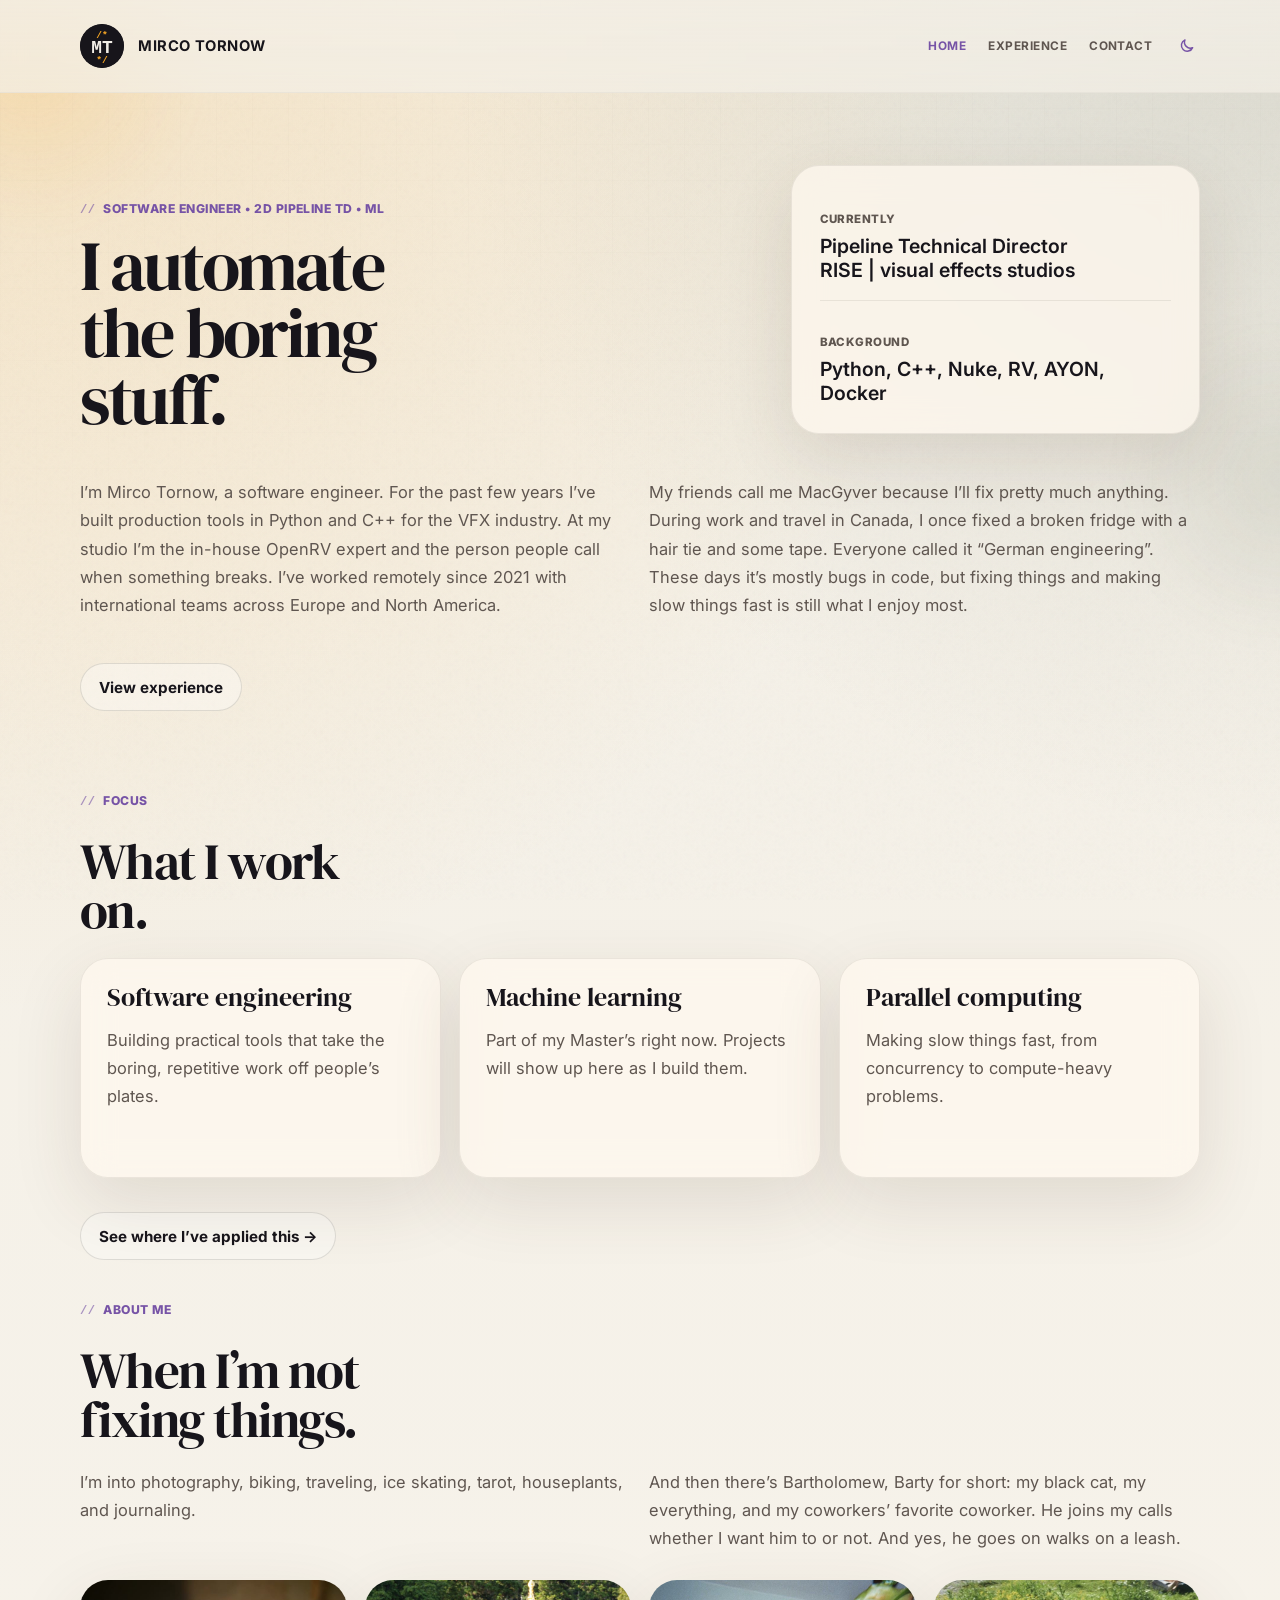
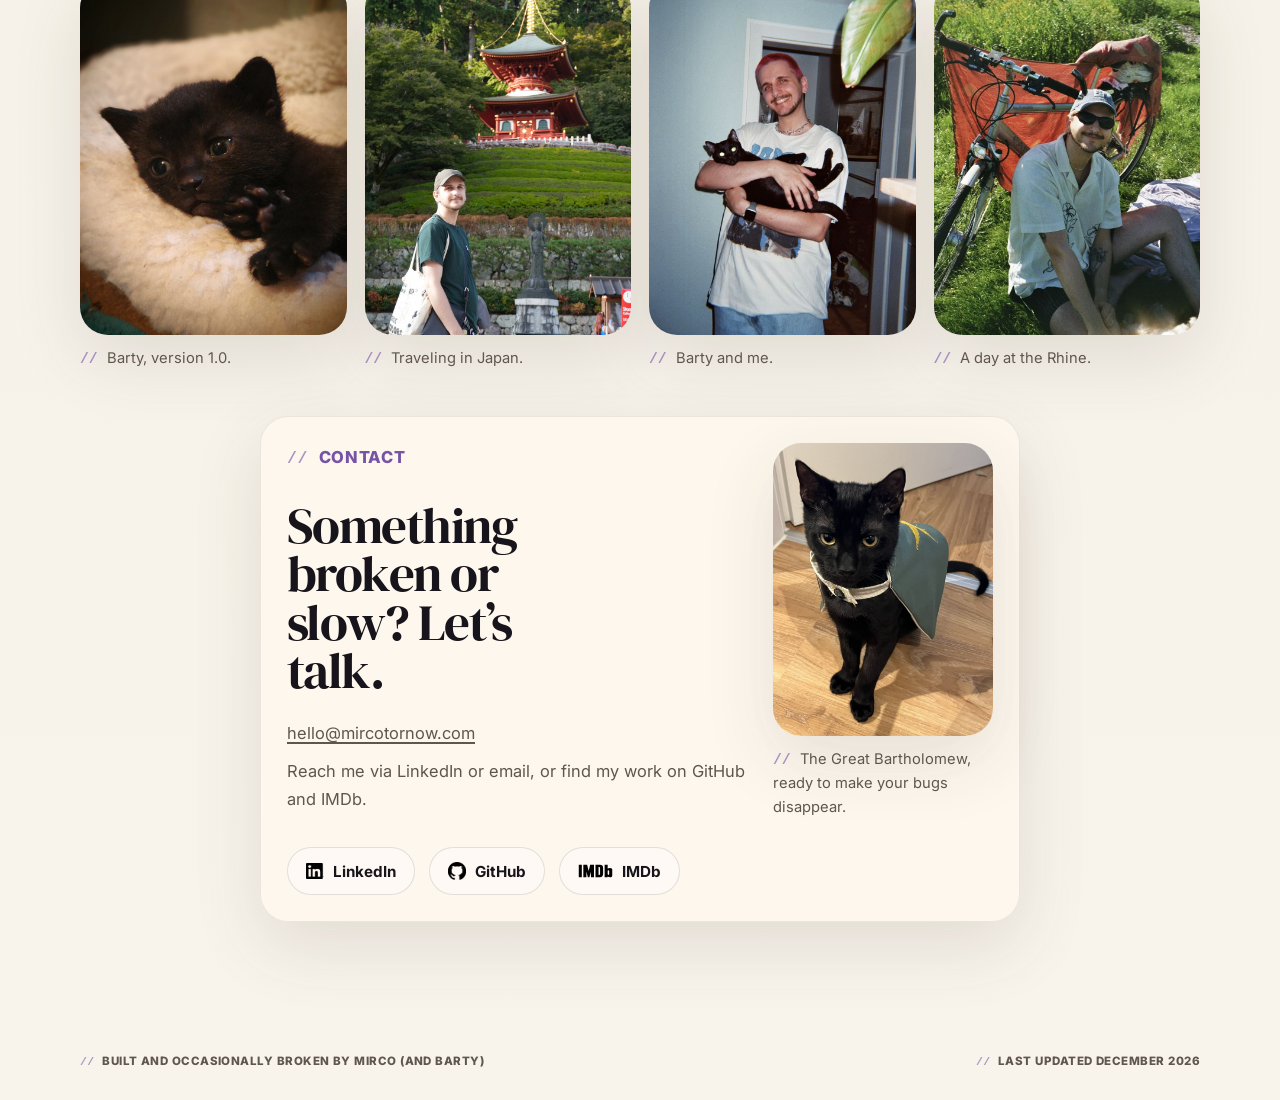
<file: index.html>
<!doctype html>
<html lang="en">
  <head>
    <meta charset="UTF-8" />
    <meta name="viewport" content="width=device-width, initial-scale=1.0" />
    <link rel="icon" href="resources/favicon-dark.svg" type="image/svg+xml" />
    <link rel="apple-touch-icon" href="resources/apple-touch-icon.png" />
    <link rel="shortcut icon" href="resources/favicon-dark.svg" />
    <meta name="description" content="Mirco Tornow's personal site focused on software engineering, machine learning, and parallel programming." />
    <meta name="theme-color" content="#f3efe6" />
    <title>Mirco Tornow</title>
    <script src="assets/js/theme-init.js"></script>
    <link rel="preconnect" href="https://fonts.googleapis.com" />
    <link rel="preconnect" href="https://fonts.gstatic.com" crossorigin />
    <link href="https://fonts.googleapis.com/css2?family=DM+Serif+Display:ital@0;1&family=Inter:wght@400;500;600;700;800&display=swap" rel="stylesheet" />
    <link rel="stylesheet" href="styles.css" />
    <script defer src="assets/js/site-data.js"></script>
    <script defer src="assets/js/site-shell.js"></script>
    <script defer src="script.js"></script>
  </head>
  <body data-page="home">
    <div class="noise" aria-hidden="true"></div>
    <div class="orb orb-left" aria-hidden="true"></div>
    <div class="orb orb-right" aria-hidden="true"></div>

    <div data-site-header></div>

    <main id="home">
      <section class="shell hero reveal">
        <div class="hero-copy">
          <p class="eyebrow">Software Engineer • 2D Pipeline TD • ML</p>
          <h1 class="home-hero-title">
            I automate the boring stuff.
          </h1>
        </div>
        <aside class="hero-card">
          <div class="stat">
            <span class="stat-label">Currently</span>
            <span class="stat-value">Pipeline Technical Director<br />RISE | visual effects studios</span>
          </div>
          <div class="stat">
            <span class="stat-label">Background</span>
            <span class="stat-value">Python, C++, Nuke, RV, AYON, Docker</span>
          </div>
        </aside>
        <div class="about-grid hero-lede">
          <p>
            I’m Mirco Tornow, a software engineer. For the past few years I’ve
            built production tools in Python and C++ for the VFX industry. At my
            studio I’m the in-house OpenRV expert and the person people call when
            something breaks. I’ve worked remotely since 2021 with international
            teams across Europe and North America.
          </p>
          <p>
            My friends call me MacGyver because I’ll fix pretty much anything.
            During work and travel in Canada, I once fixed a broken fridge with a
            hair tie and some tape. Everyone called it “German engineering”.
            These days it’s mostly bugs in code, but fixing things and making slow
            things fast is still what I enjoy most.
          </p>
        </div>
        <div class="actions hero-actions">
          <a class="button button-secondary" href="experience.html">View experience</a>
        </div>
      </section>

      <section id="projects" class="shell section reveal">
        <div class="section-heading">
          <p class="eyebrow">Focus</p>
          <h2>What I work on.</h2>
        </div>
        <div class="project-grid">
          <article class="project-card">
            <h3>Software engineering</h3>
            <p>Building practical tools that take the boring, repetitive work off people’s plates.</p>
          </article>
          <article class="project-card">
            <h3>Machine learning</h3>
            <p>Part of my Master’s right now. Projects will show up here as I build them.</p>
          </article>
          <article class="project-card">
            <h3>Parallel computing</h3>
            <p>Making slow things fast, from concurrency to compute-heavy problems.</p>
          </article>
        </div>
        <div class="actions">
          <a class="button button-secondary" href="experience.html">See where I’ve applied this →</a>
        </div>
      </section>

      <section id="about" class="shell section reveal">
        <div class="section-heading">
          <p class="eyebrow">About me</p>
          <h2>When I’m not fixing things.</h2>
        </div>
        <div class="about-grid about-text">
          <p>
            I’m into photography, biking, traveling, ice skating, tarot, houseplants, and journaling.
          </p>
          <p>
            And then there’s Bartholomew, Barty for short: my black cat, my
            everything, and my coworkers’ favorite coworker. He joins my calls
            whether I want him to or not. And yes, he goes on walks on a leash.
          </p>
        </div>
        <div class="photo-grid">
          <figure class="photo">
            <img
              src="resources/baby-barty.jpg"
              alt="Barty as a tiny black kitten, curled up on a fluffy white blanket"
              width="900"
              height="1200"
              loading="lazy"
            />
            <figcaption>Barty, version 1.0.</figcaption>
          </figure>
          <figure class="photo photo-japan">
            <img
              src="resources/japan.jpg"
              alt="Me in front of a red pagoda on a green hillside in Japan"
              width="900"
              height="1350"
              loading="lazy"
            />
            <figcaption>Traveling in Japan.</figcaption>
          </figure>
          <figure class="photo">
            <img
              src="resources/barty-and-me.jpg"
              alt="Me smiling and holding my black cat Barty in my arms at home"
              width="900"
              height="1350"
              loading="lazy"
            />
            <figcaption>Barty and me.</figcaption>
          </figure>
          <figure class="photo photo-summer">
            <img
              src="resources/summer-rhine.jpg"
              alt="Me in a cap and sunglasses, sitting in the grass next to my bike"
              width="900"
              height="1350"
              loading="lazy"
            />
            <figcaption>A day at the Rhine.</figcaption>
          </figure>
        </div>
      </section>

      <div data-site-contact></div>
    </main>

  </body>
</html>
</file>
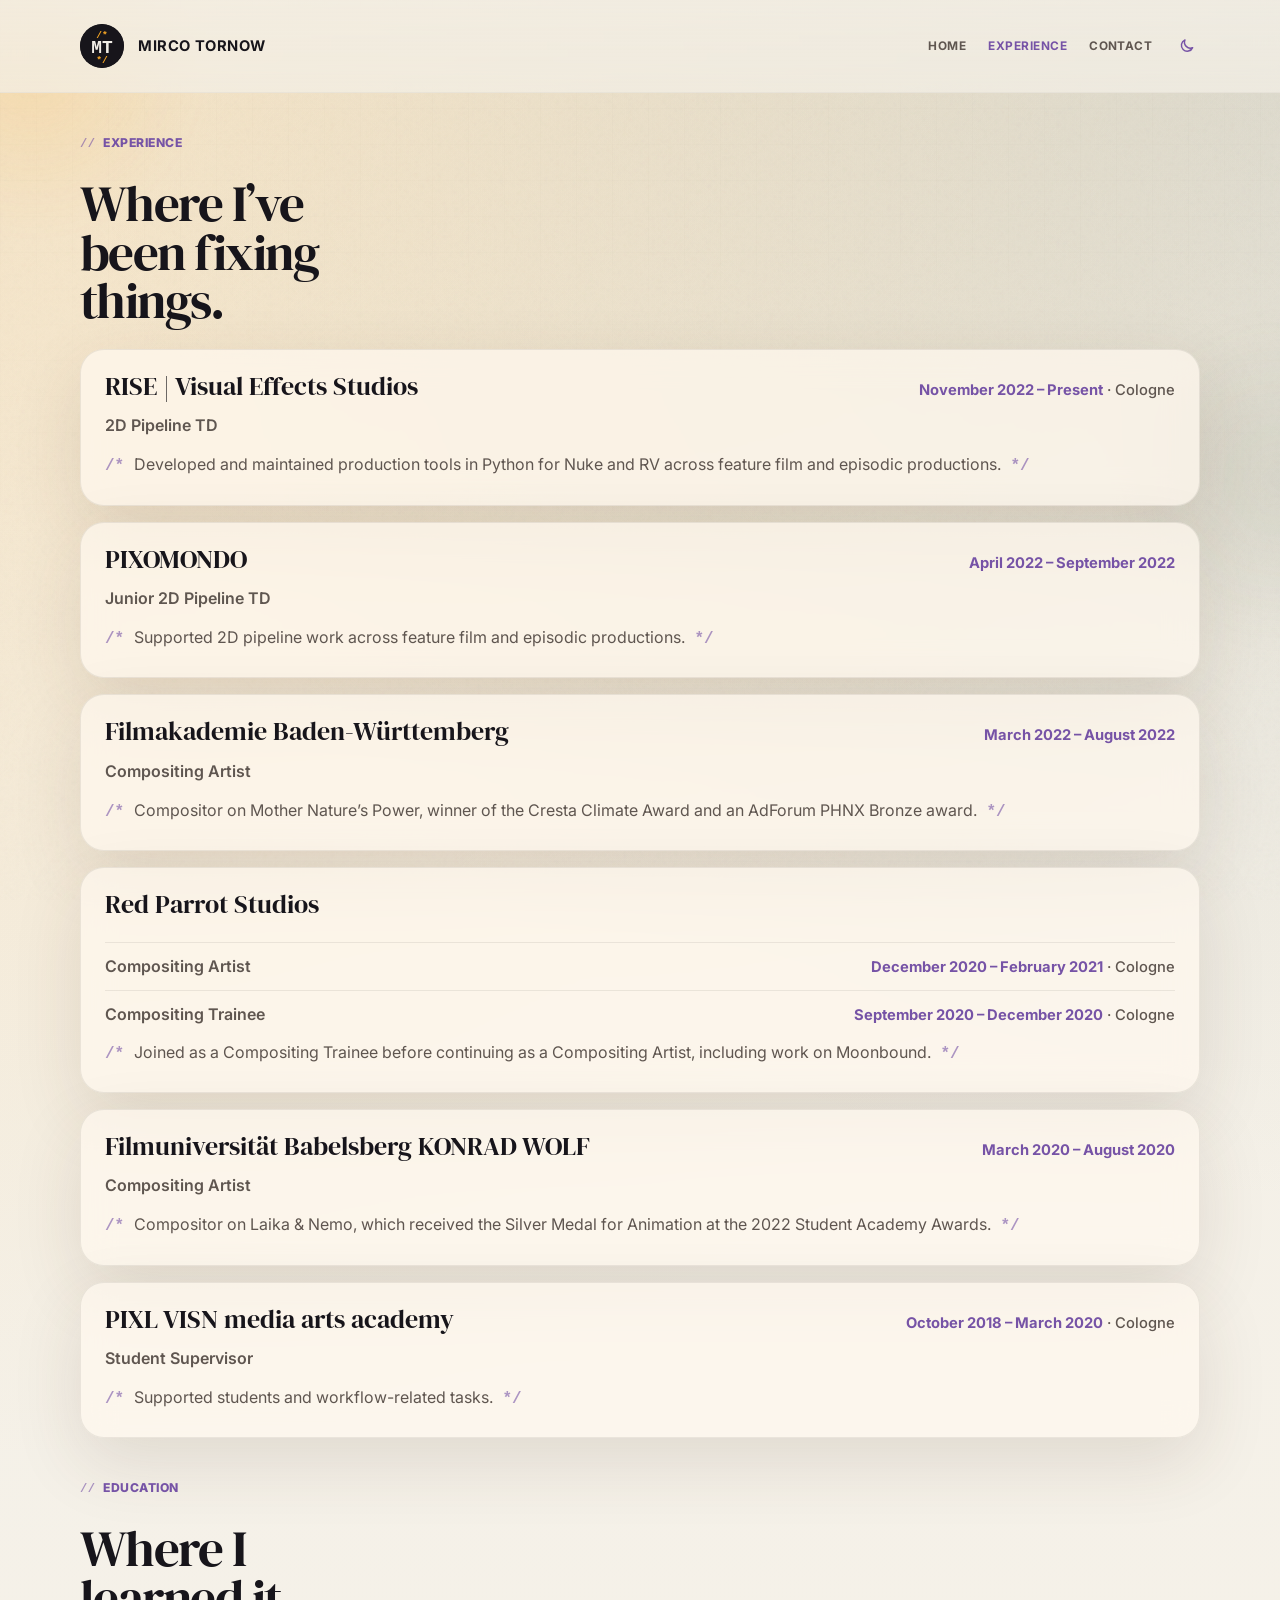
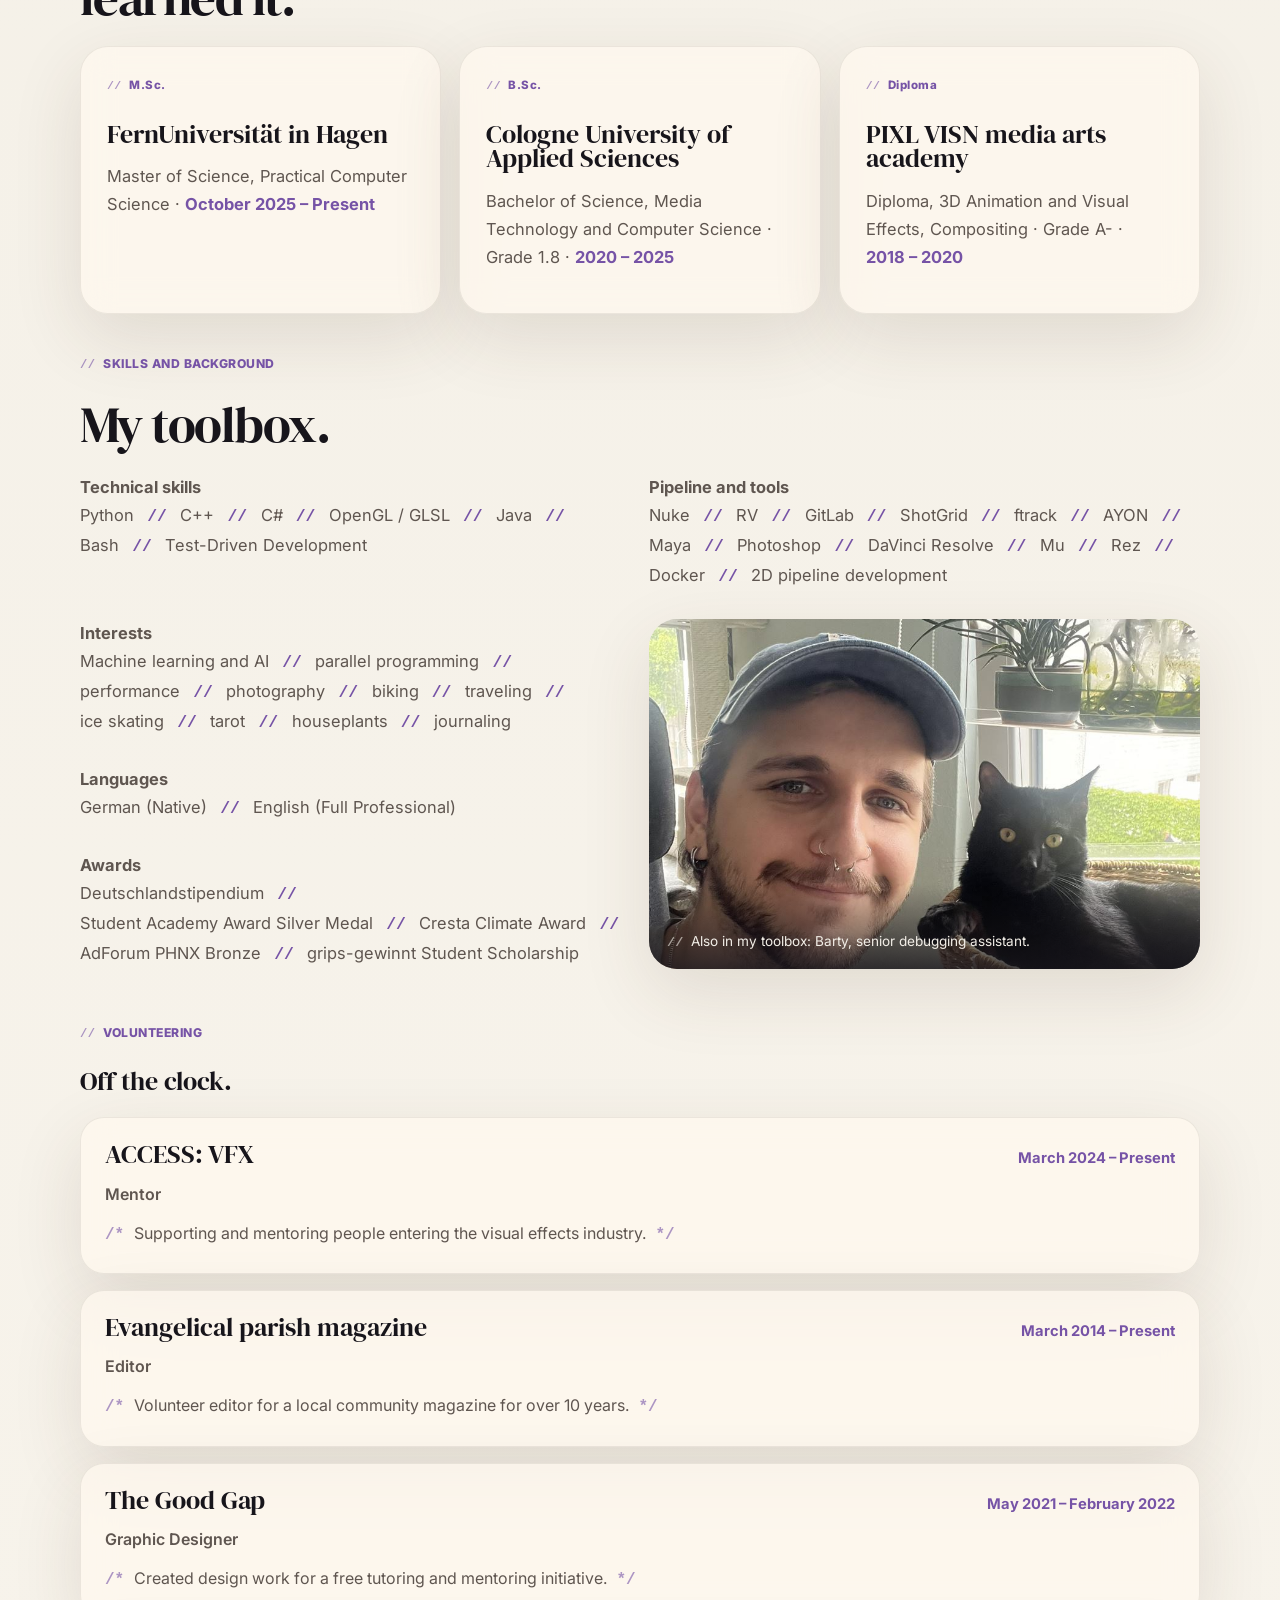
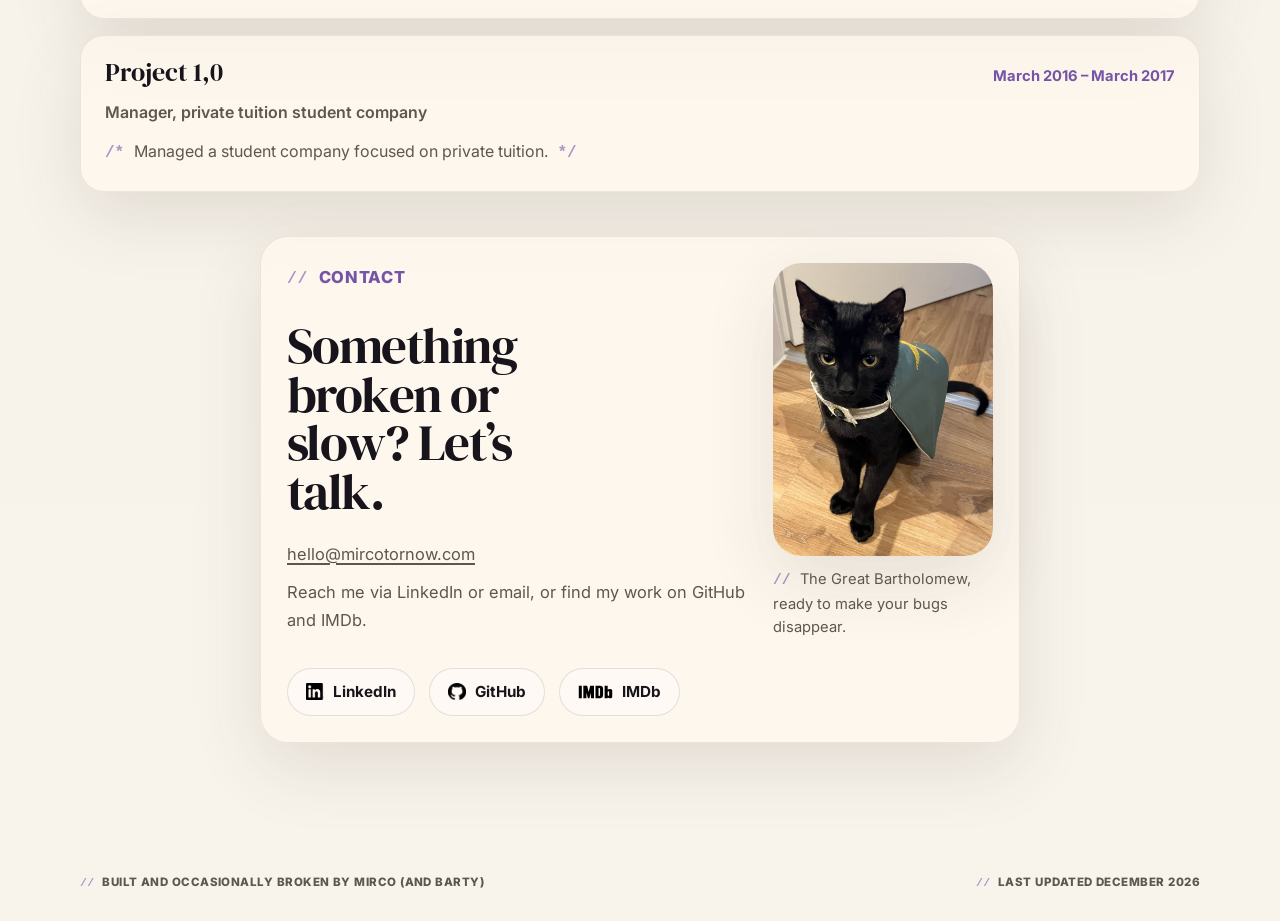
<file: experience.html>
<!doctype html>
<html lang="en">
  <head>
    <meta charset="UTF-8" />
    <meta name="viewport" content="width=device-width, initial-scale=1.0" />
    <link rel="icon" href="resources/favicon-dark.svg" type="image/svg+xml" />
    <link rel="apple-touch-icon" href="resources/apple-touch-icon.png" />
    <link rel="shortcut icon" href="resources/favicon-dark.svg" />
    <meta name="description" content="Experience page for Mirco Tornow." />
    <meta name="theme-color" content="#f3efe6" />
    <title>Experience | Mirco Tornow</title>
    <script src="assets/js/theme-init.js"></script>
    <link rel="preconnect" href="https://fonts.googleapis.com" />
    <link rel="preconnect" href="https://fonts.gstatic.com" crossorigin />
    <link href="https://fonts.googleapis.com/css2?family=DM+Serif+Display:ital@0;1&family=Inter:wght@400;500;600;700;800&display=swap" rel="stylesheet" />
    <link rel="stylesheet" href="styles.css" />
    <script defer src="assets/js/site-data.js"></script>
    <script defer src="assets/js/site-shell.js"></script>
    <script defer src="script.js"></script>
  </head>
  <body data-page="experience">
    <div class="noise" aria-hidden="true"></div>
    <div class="orb orb-left" aria-hidden="true"></div>
    <div class="orb orb-right" aria-hidden="true"></div>

    <div data-site-header></div>

    <main>
      <section id="experience" class="shell section reveal">
        <div class="section-heading">
          <p class="eyebrow">Experience</p>
          <h2>Where I’ve been fixing things.</h2>
        </div>
        <div class="cv-stack">
          <article class="cv-entry">
            <div class="cv-entry-head">
              <div>
                <h3>RISE | Visual Effects Studios</h3>
                <p class="cv-role">2D Pipeline TD</p>
              </div>
              <p class="cv-meta"><span class="cv-date nowrap">November 2022 – Present</span> <span class="nowrap">· Cologne</span></p>
            </div>
            <p>Developed and maintained production tools in Python for Nuke and RV across feature film and episodic productions.</p>
          </article>

          <article class="cv-entry">
            <div class="cv-entry-head">
              <div>
                <h3>PIXOMONDO</h3>
                <p class="cv-role">Junior 2D Pipeline TD</p>
              </div>
              <p class="cv-meta"><span class="cv-date nowrap">April 2022 – September 2022</span></p>
            </div>
            <p>Supported 2D pipeline work across feature film and episodic productions.</p>
          </article>

          <article class="cv-entry">
            <div class="cv-entry-head">
              <div>
                <h3>Filmakademie Baden-Württemberg</h3>
                <p class="cv-role">Compositing Artist</p>
              </div>
              <p class="cv-meta"><span class="cv-date nowrap">March 2022 – August 2022</span></p>
            </div>
            <p>Compositor on Mother Nature’s Power, winner of the Cresta Climate Award and an AdForum PHNX Bronze award.</p>
          </article>

          <article class="cv-entry">
            <div class="cv-entry-head">
              <h3>Red Parrot Studios</h3>
            </div>
            <div class="cv-role-row">
              <p class="cv-role">Compositing Artist</p>
              <p class="cv-meta"><span class="cv-date nowrap">December 2020 – February 2021</span> <span class="nowrap">· Cologne</span></p>
            </div>
            <div class="cv-role-row">
              <p class="cv-role">Compositing Trainee</p>
              <p class="cv-meta"><span class="cv-date nowrap">September 2020 – December 2020</span> <span class="nowrap">· Cologne</span></p>
            </div>
            <p>Joined as a Compositing Trainee before continuing as a Compositing Artist, including work on Moonbound.</p>
          </article>

          <article class="cv-entry">
            <div class="cv-entry-head">
              <div>
                <h3>Filmuniversität Babelsberg KONRAD WOLF</h3>
                <p class="cv-role">Compositing Artist</p>
              </div>
              <p class="cv-meta"><span class="cv-date nowrap">March 2020 – August 2020</span></p>
            </div>
            <p>Compositor on Laika & Nemo, which received the Silver Medal for Animation at the 2022 Student Academy Awards.</p>
          </article>

          <article class="cv-entry">
            <div class="cv-entry-head">
              <div>
                <h3>PIXL VISN media arts academy</h3>
                <p class="cv-role">Student Supervisor</p>
              </div>
              <p class="cv-meta"><span class="cv-date nowrap">October 2018 – March 2020</span> <span class="nowrap">· Cologne</span></p>
            </div>
            <p>Supported students and workflow-related tasks.</p>
          </article>
        </div>
      </section>

      <section class="shell section reveal">
        <div class="section-heading">
          <p class="eyebrow">Education</p>
          <h2>Where I learned it.</h2>
        </div>
        <div class="project-grid">
          <article class="project-card">
            <span class="project-kicker degree-kicker">M.Sc.</span>
            <h3>FernUniversität in Hagen</h3>
            <p>Master of Science, Practical Computer Science · <span class="education-date nowrap">October 2025 – Present</span></p>
          </article>
          <article class="project-card">
            <span class="project-kicker degree-kicker">B.Sc.</span>
            <h3>Cologne University of Applied Sciences</h3>
            <p>Bachelor of Science, Media Technology and Computer Science · <span class="education-grade nowrap">Grade 1.8</span> · <span class="education-date nowrap">2020 – 2025</span></p>
          </article>
          <article class="project-card">
            <span class="project-kicker degree-kicker">Diploma</span>
            <h3>PIXL VISN media arts academy</h3>
            <p>Diploma, 3D Animation and Visual Effects, Compositing · <span class="education-grade nowrap">Grade A-</span> · <span class="education-date nowrap">2018 – 2020</span></p>
          </article>
        </div>
      </section>

      <section class="shell section reveal">
        <div class="section-heading">
          <p class="eyebrow">Skills and background</p>
          <h2>My toolbox.</h2>
        </div>
        <div class="about-grid toolbox">
          <p>
            <strong>Technical skills</strong><br />
            <span class="nowrap">Python</span>&nbsp;<span class="list-sep">//</span> <span class="nowrap">C++</span>&nbsp;<span class="list-sep">//</span> <span class="nowrap">C#</span>&nbsp;<span class="list-sep">//</span> <span class="nowrap">OpenGL / GLSL</span>&nbsp;<span class="list-sep">//</span> <span class="nowrap">Java</span>&nbsp;<span class="list-sep">//</span> <span class="nowrap">Bash</span>&nbsp;<span class="list-sep">//</span> <span class="nowrap">Test-Driven Development</span>
          </p>
          <p>
            <strong>Pipeline and tools</strong><br />
            <span class="nowrap">Nuke</span>&nbsp;<span class="list-sep">//</span> <span class="nowrap">RV</span>&nbsp;<span class="list-sep">//</span> <span class="nowrap">GitLab</span>&nbsp;<span class="list-sep">//</span> <span class="nowrap">ShotGrid</span>&nbsp;<span class="list-sep">//</span> <span class="nowrap">ftrack</span>&nbsp;<span class="list-sep">//</span> <span class="nowrap">AYON</span>&nbsp;<span class="list-sep">//</span> <span class="nowrap">Maya</span>&nbsp;<span class="list-sep">//</span> <span class="nowrap">Photoshop</span>&nbsp;<span class="list-sep">//</span> <span class="nowrap">DaVinci Resolve</span>&nbsp;<span class="list-sep">//</span> <span class="nowrap">Mu</span>&nbsp;<span class="list-sep">//</span> <span class="nowrap">Rez</span>&nbsp;<span class="list-sep">//</span> <span class="nowrap">Docker</span>&nbsp;<span class="list-sep">//</span> <span class="nowrap">2D pipeline development</span>
          </p>
          <p>
            <strong>Interests</strong><br />
            <span class="nowrap">Machine learning and AI</span>&nbsp;<span class="list-sep">//</span> <span class="nowrap">parallel programming</span>&nbsp;<span class="list-sep">//</span> <span class="nowrap">performance</span>&nbsp;<span class="list-sep">//</span> <span class="nowrap">photography</span>&nbsp;<span class="list-sep">//</span> <span class="nowrap">biking</span>&nbsp;<span class="list-sep">//</span> <span class="nowrap">traveling</span>&nbsp;<span class="list-sep">//</span> <span class="nowrap">ice skating</span>&nbsp;<span class="list-sep">//</span> <span class="nowrap">tarot</span>&nbsp;<span class="list-sep">//</span> <span class="nowrap">houseplants</span>&nbsp;<span class="list-sep">//</span> <span class="nowrap">journaling</span>
          </p>
          <figure class="photo-card toolbox-photo">
            <img
              src="resources/barty-debugging.jpg"
              alt="Selfie of me next to my black cat Barty, who is lying in a basket by the window"
              width="900"
              height="1200"
              loading="lazy"
            />
            <figcaption>Also in my toolbox: Barty, senior debugging assistant.</figcaption>
          </figure>
          <p>
            <strong>Languages</strong><br />
            <span class="nowrap">German (Native)</span>&nbsp;<span class="list-sep">//</span> <span class="nowrap">English (Full Professional)</span>
          </p>
          <p>
            <strong>Awards</strong><br />
            <span class="nowrap">Deutschlandstipendium</span>&nbsp;<span class="list-sep">//</span> <span class="nowrap">Student Academy Award Silver Medal</span>&nbsp;<span class="list-sep">//</span> <span class="nowrap">Cresta Climate Award</span>&nbsp;<span class="list-sep">//</span> <span class="nowrap">AdForum PHNX Bronze</span>&nbsp;<span class="list-sep">//</span> <span class="nowrap">grips-gewinnt Student Scholarship</span>
          </p>
        </div>
        <div class="skills-extension">
          <div class="section-heading compact-heading">
            <p class="eyebrow">Volunteering</p>
            <h3>Off the clock.</h3>
          </div>
          <div class="cv-stack">
            <article class="cv-entry">
              <div class="cv-entry-head">
                <div>
                  <h3>ACCESS: VFX</h3>
                  <p class="cv-role">Mentor</p>
                </div>
                <p class="cv-meta"><span class="cv-date nowrap">March 2024 – Present</span></p>
              </div>
              <p>Supporting and mentoring people entering the visual effects industry.</p>
            </article>
            <article class="cv-entry">
              <div class="cv-entry-head">
                <div>
                  <h3>Evangelical parish magazine</h3>
                  <p class="cv-role">Editor</p>
                </div>
                <p class="cv-meta"><span class="cv-date nowrap">March 2014 – Present</span></p>
              </div>
              <p>Volunteer editor for a local community magazine for over 10 years.</p>
            </article>
            <article class="cv-entry">
              <div class="cv-entry-head">
                <div>
                  <h3>The Good Gap</h3>
                  <p class="cv-role">Graphic Designer</p>
                </div>
                <p class="cv-meta"><span class="cv-date nowrap">May 2021 – February 2022</span></p>
              </div>
              <p>Created design work for a free tutoring and mentoring initiative.</p>
            </article>
            <article class="cv-entry">
              <div class="cv-entry-head">
                <div>
                  <h3>Project 1,0</h3>
                  <p class="cv-role">Manager, private tuition student company</p>
                </div>
                <p class="cv-meta"><span class="cv-date nowrap">March 2016 – March 2017</span></p>
              </div>
              <p>Managed a student company focused on private tuition.</p>
            </article>
          </div>
        </div>
      </section>

      <div data-site-contact></div>
    </main>
  </body>
</html>
</file>
<file: styles.css>
:root {
  color-scheme: light;
  --bg: #f3efe6;
  --bg-deep: #e7dcc7;
  --ink: #17151b;
  --muted: #5f5650;
  --accent: #7653a6;
  --accent-soft: rgba(118, 83, 166, 0.14);
  --card: rgba(255, 249, 239, 0.72);
  --line: rgba(31, 26, 23, 0.12);
  --shadow: 0 24px 70px rgba(75, 48, 29, 0.12);
}

:root[data-theme='dark'] {
  color-scheme: dark;
  --bg: #17151b;
  --bg-deep: #25202d;
  --ink: #f2eee7;
  --muted: #b9b1c1;
  --accent: #f9a825;
  --accent-soft: rgba(249, 168, 37, 0.14);
  --card: rgba(38, 32, 47, 0.82);
  --line: rgba(242, 238, 231, 0.16);
  --shadow: 0 24px 70px rgba(0, 0, 0, 0.28);
}

* {
  box-sizing: border-box;
}

html {
  scroll-behavior: smooth;
}

body {
  margin: 0;
  font-family: 'Inter', sans-serif;
  color: var(--ink);
  background:
    radial-gradient(circle at top left, rgba(249, 168, 37, 0.18), transparent 34%),
    radial-gradient(circle at top right, rgba(74, 88, 69, 0.14), transparent 28%),
    linear-gradient(180deg, var(--bg) 0%, #f8f4ec 100%);
  min-height: 100vh;
  overflow-x: hidden;
}

:root[data-theme='dark'] body {
  background:
    radial-gradient(circle at top left, rgba(109, 79, 135, 0.3), transparent 34%),
    radial-gradient(circle at top right, rgba(74, 88, 69, 0.16), transparent 28%),
    linear-gradient(180deg, #17151b 0%, #211c28 100%);
}

body::before {
  content: '';
  position: fixed;
  inset: 0;
  background-image: linear-gradient(rgba(31, 26, 23, 0.03) 1px, transparent 1px),
    linear-gradient(90deg, rgba(31, 26, 23, 0.03) 1px, transparent 1px);
  background-size: 36px 36px;
  mask-image: linear-gradient(180deg, rgba(0, 0, 0, 0.32), transparent 70%);
  pointer-events: none;
}

.noise,
.orb {
  position: fixed;
  pointer-events: none;
}

.noise {
  inset: 0;
  opacity: 0.05;
  background-image: url("data:image/svg+xml,%3Csvg xmlns='http://www.w3.org/2000/svg' viewBox='0 0 200 200'%3E%3Cfilter id='n'%3E%3CfeTurbulence baseFrequency='0.8' numOctaves='2' stitchTiles='stitch'/%3E%3C/filter%3E%3Crect width='200' height='200' filter='url(%23n)' opacity='0.6'/%3E%3C/svg%3E");
  mix-blend-mode: multiply;
}

:root[data-theme='dark'] .noise {
  mix-blend-mode: screen;
  opacity: 0.035;
}

.orb {
  width: 24rem;
  height: 24rem;
  border-radius: 50%;
  filter: blur(18px);
  opacity: 0.55;
}

.orb-left {
  top: -8rem;
  left: -10rem;
  background: radial-gradient(circle, rgba(249, 168, 37, 0.26), transparent 62%);
}

:root[data-theme='dark'] .orb-left {
  background: radial-gradient(circle, rgba(109, 79, 135, 0.3), transparent 62%);
}

.orb-right {
  right: -12rem;
  top: 18rem;
  background: radial-gradient(circle, rgba(74, 88, 69, 0.18), transparent 62%);
}

.shell {
  width: min(1120px, calc(100% - 32px));
  margin: 0 auto;
}

.site-header {
  position: sticky;
  top: 0;
  z-index: 30;
  width: 100%;
  background: linear-gradient(180deg, rgba(243, 239, 230, 0.82), rgba(243, 239, 230, 0.72));
  backdrop-filter: blur(12px);
  border-bottom: 1px solid rgba(31, 26, 23, 0.04);
}

:root[data-theme='dark'] .site-header {
  background: linear-gradient(180deg, rgba(23, 21, 27, 0.9), rgba(23, 21, 27, 0.72));
  border-bottom-color: rgba(242, 238, 231, 0.08);
}

.topbar {
  display: flex;
  justify-content: space-between;
  align-items: center;
  padding: 24px 0;
}

.topbar-inner {
  background: transparent;
  border-bottom: 0;
}

.brand {
  display: inline-flex;
  align-items: center;
  gap: 14px;
  color: inherit;
  text-decoration: none;
}

.brand-mark {
  display: grid;
  place-items: center;
  width: 2.75rem;
  height: 2.75rem;
  border-radius: 999px;
  background: var(--ink);
  overflow: hidden;
}

.brand-mark-img {
  width: 100%;
  height: 100%;
  display: block;
  object-fit: cover;
}

.brand-text,
.nav a,
.eyebrow,
.stat-label,
.project-kicker,
.footer {
  letter-spacing: 0.04em;
  text-transform: uppercase;
}

.brand-text {
  font-weight: 700;
  font-size: 0.92rem;
}

.nav {
  display: flex;
  align-items: center;
  gap: 22px;
  flex-wrap: wrap;
  margin-left: auto;
}

.nav a {
  color: var(--muted);
  text-decoration: none;
  font-size: 0.74rem;
  font-weight: 700;
  transition: color 0.2s ease;
}

.nav a:hover,
.nav a.is-active {
  color: var(--accent);
}

.theme-toggle {
  display: inline-flex;
  align-items: center;
  justify-content: center;
  flex-shrink: 0;
  padding: 4px;
  border: 0;
  color: var(--accent);
  background: transparent;
  cursor: pointer;
  font: inherit;
}

.theme-toggle:hover {
  transform: translateY(-1px);
}

.theme-toggle-icon {
  display: block;
  width: 1.1rem;
  height: 1.1rem;
  fill: none;
  stroke: currentColor;
  stroke-width: 2;
  stroke-linecap: round;
  stroke-linejoin: round;
}

.theme-toggle-sun,
:root[data-theme='dark'] .theme-toggle-moon {
  display: none;
}

:root[data-theme='dark'] .theme-toggle-sun {
  display: block;
}

.hero {
  display: grid;
  grid-template-columns: minmax(0, 1.25fr) minmax(280px, 0.75fr);
  grid-template-areas:
    'copy card'
    'lede lede'
    'actions actions';
  gap: 28px;
  align-items: end;
  padding: 72px 0 40px;
}

.hero-copy {
  grid-area: copy;
}

.hero-card {
  grid-area: card;
}

.hero .hero-lede {
  grid-area: lede;
  margin-top: 0;
}

.hero .hero-actions {
  grid-area: actions;
  margin-top: 0;
}

.experience-intro {
  padding-top: 42px;
}

.compact-heading {
  margin-bottom: 16px;
}

.experience-intro-grid {
  display: grid;
  grid-template-columns: minmax(0, 1.4fr) minmax(240px, 0.6fr);
  gap: 24px;
  align-items: start;
}

.experience-intro-copy,
.experience-intro-meta {
  padding: 24px;
  border-radius: 24px;
  background: var(--card);
  border: 1px solid rgba(31, 26, 23, 0.08);
  box-shadow: var(--shadow);
  backdrop-filter: blur(16px);
}

.experience-kicker {
  margin: 0 0 14px;
  color: var(--ink);
  font-weight: 700;
  font-size: 1rem;
}

.experience-intro-copy p:last-child {
  margin: 0;
}

.experience-intro-meta {
  display: grid;
  gap: 8px;
}

.experience-actions {
  margin-top: 20px;
}

.hero-copy {
  padding-right: 10px;
}

.eyebrow {
  margin: 0 0 16px;
  color: var(--accent);
  font-size: 0.76rem;
  font-weight: 800;
}

/* Single-line accent labels read as // code comments, echoing the MT logo. */
.eyebrow::before,
.project-kicker::before,
.footer p::before,
.photo figcaption::before,
.photo-card figcaption::before {
  content: '// ';
  font-family: Consolas, Menlo, Monaco, 'Droid Sans Mono', 'Courier New', monospace;
  font-weight: 700;
  opacity: 0.6;
  white-space: pre;
}

/* Separators in the skills lists. */
.list-sep {
  margin: 0 0.5em;
  color: var(--accent);
  font-family: Consolas, Menlo, Monaco, 'Droid Sans Mono', 'Courier New', monospace;
  font-weight: 700;
}

/* Role descriptions read as block comments, like the logo. */
.cv-entry > p::before,
.cv-entry > p::after {
  white-space: pre;
  color: var(--accent);
  font-family: Consolas, Menlo, Monaco, 'Droid Sans Mono', 'Courier New', monospace;
  font-weight: 700;
  opacity: 0.6;
}

.cv-entry > p::before {
  content: '/* ';
}

.cv-entry > p::after {
  content: ' */';
}

h1,
h2,
h3 {
  margin: 0;
  line-height: 0.95;
  font-family: 'DM Serif Display', serif;
  font-weight: 400;
}

h1 {
  font-size: clamp(3rem, 8vw, 5.8rem);
  max-width: 10ch;
  letter-spacing: -0.04em;
}

.home-hero-title {
  font-size: clamp(2.5rem, 6vw, 4.4rem);
  max-width: 11ch;
}

.lede,
.about-grid p,
.project-card p,
.contact-block p {
  color: var(--muted);
  line-height: 1.7;
  font-size: 1.03rem;
}

.lede {
  max-width: 58ch;
  margin: 28px 0 0;
}

.actions {
  display: flex;
  flex-wrap: wrap;
  gap: 14px;
  margin-top: 34px;
}

.button {
  display: inline-flex;
  align-items: center;
  justify-content: center;
  min-height: 48px;
  padding: 0 18px;
  border-radius: 999px;
  text-decoration: none;
  font-weight: 700;
  font-size: 0.95rem;
  transition: transform 160ms ease, background-color 160ms ease, border-color 160ms ease;
}

.button-icon {
  width: 18px;
  height: 18px;
  object-fit: contain;
  margin-right: 9px;
}

:root[data-theme='dark'] .button-icon {
  filter: invert(1);
}

/* The IMDb wordmark is wide and short, so it gets extra width to match the other icons visually. */
.button-icon[src$='Imdb-Logo.svg'] {
  width: 35px;
  height: 14px;
}

.button:hover {
  transform: translateY(-2px);
}

.button-primary {
  background: var(--ink);
  color: #f9f4eb;
}

.button-secondary {
  color: var(--ink);
  border: 1px solid var(--line);
  background: rgba(255, 255, 255, 0.35);
}

.hero-card,
.project-card,
.contact-block {
  background: var(--card);
  border: 1px solid rgba(31, 26, 23, 0.08);
  border-radius: 28px;
  box-shadow: var(--shadow);
  backdrop-filter: blur(16px);
}

.hero-card {
  padding: 28px;
  display: grid;
  gap: 16px;
}

.stat {
  padding: 18px 0;
  border-bottom: 1px solid rgba(31, 26, 23, 0.08);
}

.stat:last-child {
  border-bottom: 0;
  padding-bottom: 0;
}

.stat-label {
  display: block;
  margin-bottom: 8px;
  color: var(--muted);
  font-size: 0.72rem;
  font-weight: 800;
}

.stat-value {
  font-size: 1.22rem;
  font-weight: 600;
}

.section {
  padding: 42px 0 0;
}

.section-heading {
  display: grid;
  gap: 12px;
  margin-bottom: 24px;
}

h2 {
  font-size: clamp(1.9rem, 4vw, 3.25rem);
  max-width: 12ch;
  letter-spacing: -0.03em;
}

.about-grid,
.project-grid {
  display: grid;
  gap: 18px;
}

.about-grid {
  grid-template-columns: repeat(2, minmax(0, 1fr));
}

.project-grid {
  grid-template-columns: repeat(3, minmax(0, 1fr));
}

.cv-stack {
  display: grid;
  gap: 16px;
}

.cv-entry {
  padding: 24px;
  border-radius: 24px;
  background: var(--card);
  border: 1px solid rgba(31, 26, 23, 0.08);
  box-shadow: var(--shadow);
  backdrop-filter: blur(16px);
}

.cv-entry-head {
  display: flex;
  justify-content: space-between;
  align-items: baseline;
  gap: 20px;
  margin-bottom: 12px;
}

.cv-role {
  margin: 8px 0 0;
  color: var(--muted);
  font-weight: 600;
}

.cv-role-row {
  display: flex;
  justify-content: space-between;
  align-items: baseline;
  gap: 20px;
  padding: 10px 0;
  border-top: 1px solid rgba(31, 26, 23, 0.08);
}

.cv-role-row .cv-role,
.cv-role-row .cv-meta {
  margin: 0;
}

.cv-meta {
  margin: 0;
  color: var(--muted);
  font-size: 0.92rem;
  font-weight: 500;
  text-align: right;
}

.cv-date,
.education-date {
  color: var(--accent);
  font-weight: 700;
}

.education-grade {
  color: var(--muted);
  font-weight: 400;
}

.contact-block .eyebrow {
  color: var(--accent);
}

.cv-entry p {
  margin: 0;
  color: var(--muted);
  line-height: 1.7;
}

.nowrap {
  white-space: nowrap;
}

.skills-extension {
  margin-top: 56px;
}

.skills-extension .section-heading h3 {
  margin-bottom: 0;
}

.project-card,
.contact-block {
  padding: 26px;
}

.project-card {
  min-height: 220px;
}

.project-kicker {
  display: inline-block;
  margin-bottom: 30px;
  color: var(--accent);
  font-size: 0.72rem;
  font-weight: 800;
}

/* Keep degree abbreviations like M.Sc. in their usual casing. */
.degree-kicker {
  text-transform: none;
}

h3 {
  font-size: 1.6rem;
  margin-bottom: 14px;
}

.contact-block {
  width: min(760px, calc(100% - 32px));
  margin: 44px auto 76px;
}

.contact-block.has-photo {
  display: grid;
  grid-template-columns: minmax(0, 1fr) 220px;
  gap: 28px;
  align-items: start;
}

.toolbox {
  gap: 28px 18px;
}

.toolbox p {
  margin: 0;
}

/* Sits in the right column next to Interests, Languages, and Awards. */
.toolbox-photo {
  grid-column: 2;
  grid-row: span 3;
}

.toolbox-photo img {
  object-position: 50% 45%;
}

/* A photo that fills a card and stretches to match the height of its grid row. */
.photo-card {
  position: relative;
  min-height: 220px;
  margin: 0;
  overflow: hidden;
  border-radius: 28px;
  box-shadow: var(--shadow);
}

.photo-card img {
  position: absolute;
  inset: 0;
  width: 100%;
  height: 100%;
  object-fit: cover;
}

.photo-card figcaption {
  position: absolute;
  right: 0;
  bottom: 0;
  left: 0;
  padding: 48px 18px 16px;
  color: #f2eee7;
  background: linear-gradient(transparent, rgba(23, 21, 27, 0.8));
  font-size: 0.85rem;
  line-height: 1.5;
}

.contact-details {
  display: grid;
  gap: 10px;
  max-width: 60ch;
}

.contact-details p {
  margin: 0;
}

.contact-details a {
  color: inherit;
  text-decoration-thickness: 2px;
  text-underline-offset: 0.18em;
}

.footer {
  display: flex;
  justify-content: space-between;
  gap: 12px;
  padding: 56px 0 32px;
  color: var(--muted);
  font-size: 0.72rem;
  font-weight: 800;
}

.footer p {
  margin: 0;
}

.footer p::before,
.photo figcaption::before {
  color: var(--accent);
}

.about-text {
  margin-bottom: 28px;
}

.about-text p {
  margin: 0;
}

.photo-grid {
  display: grid;
  grid-template-columns: repeat(4, minmax(0, 1fr));
  gap: 18px;
  align-items: start;
}

.photo {
  margin: 0;
}

.photo img {
  display: block;
  width: 100%;
  height: auto;
  aspect-ratio: 3 / 4;
  object-fit: cover;
  border-radius: 28px;
  box-shadow: var(--shadow);
}

.photo-summer img {
  object-position: 50% 75%;
}

.photo-japan img {
  object-position: 50% 80%;
}

.photo figcaption {
  margin-top: 12px;
  color: var(--muted);
  font-size: 0.92rem;
  line-height: 1.6;
}

.reveal {
  opacity: 0;
  transform: translateY(24px);
  transition: opacity 700ms ease, transform 700ms ease;
}

.reveal.is-visible {
  opacity: 1;
  transform: translateY(0);
}

@media (max-width: 900px) {
  .toolbox-photo {
    grid-column: auto;
    grid-row: auto;
    aspect-ratio: 4 / 3;
  }


  .photo-grid {
    grid-template-columns: repeat(2, minmax(0, 1fr));
  }

  .hero,
  .about-grid,
  .project-grid {
    grid-template-columns: 1fr;
  }

  .hero {
    grid-template-areas:
      'copy'
      'lede'
      'actions'
      'card';
    padding-top: 48px;
  }

  h1 {
    max-width: 11ch;
  }

  .nav {
    gap: 14px;
    justify-content: flex-end;
  }
}

@media (max-width: 640px) {
  .contact-block.has-photo {
    grid-template-columns: 1fr;
  }

  .contact-photo {
    max-width: 240px;
  }


  .shell {
    width: min(100% - 20px, 1120px);
  }

  .footer {
    flex-direction: column;
    align-items: flex-start;
  }

  .topbar {
    flex-wrap: wrap;
    justify-content: flex-start;
    gap: 12px 28px;
    padding: 16px 0;
  }

  .nav {
    margin-left: 0;
    justify-content: flex-start;
    gap: 8px 18px;
  }

  .hero {
    gap: 18px;
  }

  .cv-entry {
    padding: 20px;
  }

  .cv-entry-head,
  .cv-role-row {
    flex-direction: column;
    align-items: flex-start;
    gap: 6px;
  }

  .cv-meta {
    text-align: left;
  }

  .hero-card,
  .project-card,
  .contact-block {
    border-radius: 22px;
  }

  h1 {
    font-size: clamp(2.7rem, 14vw, 4rem);
  }

  .home-hero-title {
    font-size: clamp(2.3rem, 11vw, 3.5rem);
  }
}
</file>
